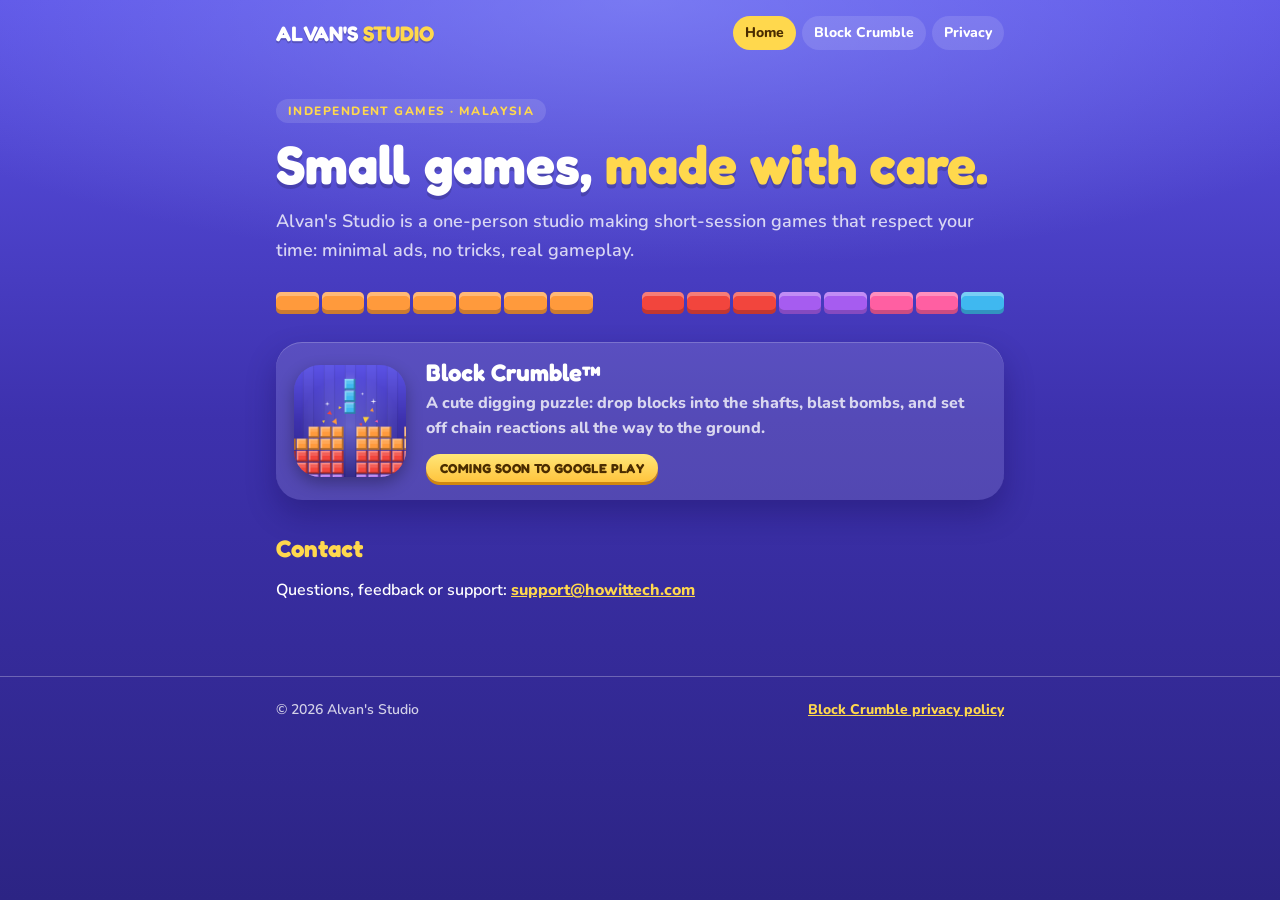
<file: index.html>
<!doctype html>
<html lang="en">
<head>
<meta charset="utf-8">
<meta name="viewport" content="width=device-width, initial-scale=1, viewport-fit=cover">
<title>Alvan's Studio</title>
<meta name="description" content="Alvan's Studio makes small, polished games. Home of Block Crumble.">
<link rel="icon" href="img/block-crumble-icon.png">
<link rel="preconnect" href="https://fonts.googleapis.com">
<link rel="preconnect" href="https://fonts.gstatic.com" crossorigin>
<link rel="stylesheet" href="https://fonts.googleapis.com/css2?family=Fredoka:wght@500;600;700&family=Nunito:wght@600;700;800&display=swap">
<link rel="stylesheet" href="style.css">
</head>
<body>
<header class="site"><div class="wrap">
  <a class="logo" href="./">ALVAN'S <span>STUDIO</span></a>
  <nav class="site" aria-label="Main"><a href="./" aria-current="page">Home</a><a href="block-crumble/">Block Crumble</a><a href="block-crumble/privacy/">Privacy</a></nav>
</div></header>

<main class="wrap">
  <p class="eyebrow">Independent games · Malaysia</p>
  <h1>Small games, <span class="hl">made with care.</span></h1>
  <p class="lead">Alvan's Studio is a one-person studio making short-session games that respect your time: minimal ads, no tricks, real gameplay.</p>

  <div class="strata" aria-hidden="true">
    <i style="--c:#ff9a3c"></i><i style="--c:#ff9a3c"></i><i style="--c:#ff9a3c"></i><i style="--c:#ff9a3c"></i><i style="--c:#ff9a3c"></i><i style="--c:#ff9a3c"></i><i style="--c:#ff9a3c"></i><i class="gap"></i><i style="--c:#f2453d"></i><i style="--c:#f2453d"></i><i style="--c:#f2453d"></i><i style="--c:#a65cf0"></i><i style="--c:#a65cf0"></i><i style="--c:#ff5fa2"></i><i style="--c:#ff5fa2"></i><i style="--c:#3fb8f0"></i>
  </div>

  <a class="game" href="block-crumble/">
    <img src="img/block-crumble-icon.png" alt="Block Crumble app icon" width="112" height="112">
    <div>
      <h2>Block Crumble™</h2>
      <p>A cute digging puzzle: drop blocks into the shafts, blast bombs, and set off chain reactions all the way to the ground.</p>
      <span class="tag">COMING SOON TO GOOGLE PLAY</span>
    </div>
  </a>

  <h2>Contact</h2>
  <p>Questions, feedback or support: <a href="mailto:support@howittech.com">support@howittech.com</a></p>
</main>

<footer class="site"><div class="wrap">
  <span>© 2026 Alvan's Studio</span>
  <a href="block-crumble/privacy/">Block Crumble privacy policy</a>
</div></footer>
</body>
</html>
</file>
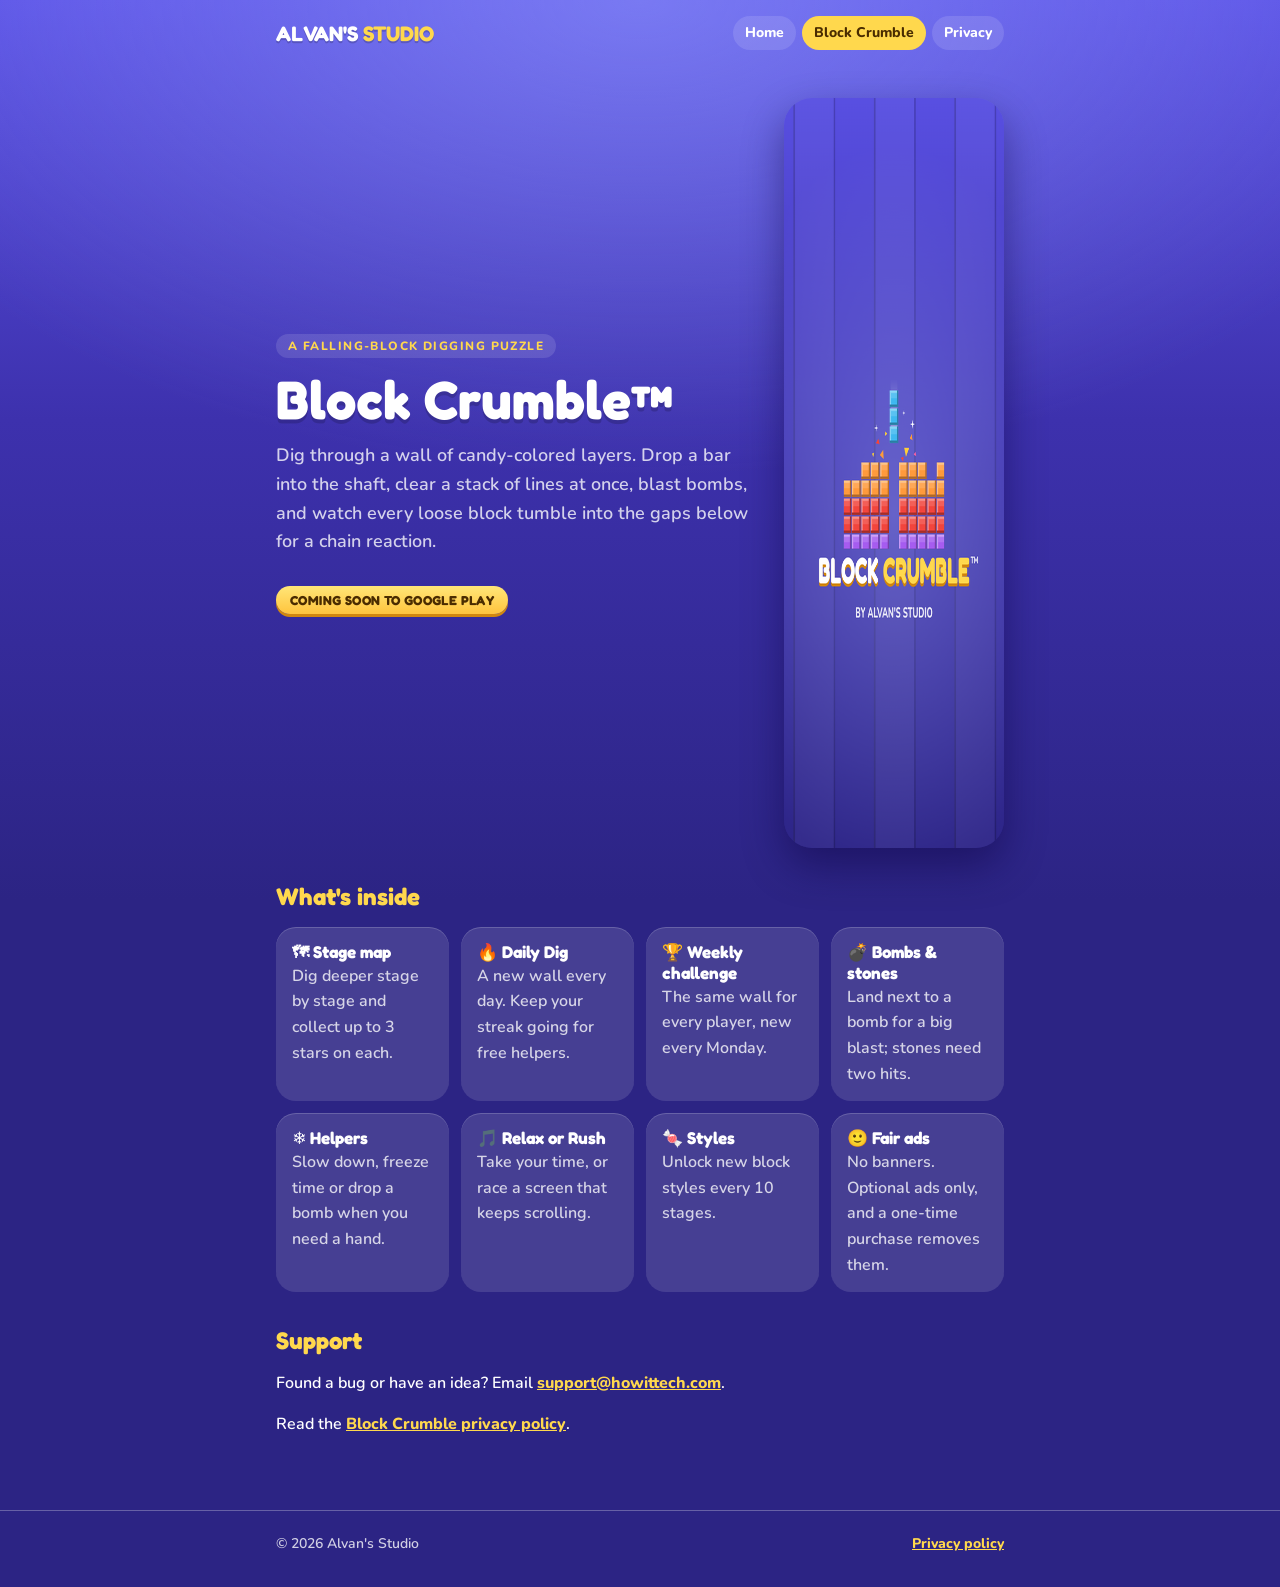
<file: block-crumble/index.html>
<!doctype html>
<html lang="en">
<head>
<meta charset="utf-8">
<meta name="viewport" content="width=device-width, initial-scale=1, viewport-fit=cover">
<title>Block Crumble</title>
<meta name="description" content="Block Crumble by Alvan's Studio: a falling-block digging puzzle with chain-reaction gravity.">
<link rel="icon" href="../img/block-crumble-icon.png">
<link rel="preconnect" href="https://fonts.googleapis.com">
<link rel="preconnect" href="https://fonts.gstatic.com" crossorigin>
<link rel="stylesheet" href="https://fonts.googleapis.com/css2?family=Fredoka:wght@500;600;700&family=Nunito:wght@600;700;800&display=swap">
<link rel="stylesheet" href="../style.css">
</head>
<body>
<header class="site"><div class="wrap">
  <a class="logo" href="../">ALVAN'S <span>STUDIO</span></a>
  <nav class="site" aria-label="Main"><a href="../">Home</a><a href="./" aria-current="page">Block Crumble</a><a href="privacy/">Privacy</a></nav>
</div></header>

<main class="wrap">
  <div class="hero">
    <div>
      <p class="eyebrow">A falling-block digging puzzle</p>
      <h1>Block Crumble™</h1>
      <p class="lead">Dig through a wall of candy-colored layers. Drop a bar into the shaft, clear a stack of lines at once, blast bombs, and watch every loose block tumble into the gaps below for a chain reaction.</p>
      <span class="tag">COMING SOON TO GOOGLE PLAY</span>
    </div>
    <img src="../img/block-crumble-splash.png" alt="Block Crumble title screen: a layered wall of orange, red and purple blocks with a blue bar dropping into a shaft" width="420" height="750">
  </div>

  <h2>What's inside</h2>
  <ul class="facts">
    <li><b><i>🗺</i>Stage map</b>Dig deeper stage by stage and collect up to 3 stars on each.</li>
    <li><b><i>🔥</i>Daily Dig</b>A new wall every day. Keep your streak going for free helpers.</li>
    <li><b><i>🏆</i>Weekly challenge</b>The same wall for every player, new every Monday.</li>
    <li><b><i>💣</i>Bombs &amp; stones</b>Land next to a bomb for a big blast; stones need two hits.</li>
    <li><b><i>❄️</i>Helpers</b>Slow down, freeze time or drop a bomb when you need a hand.</li>
    <li><b><i>🎵</i>Relax or Rush</b>Take your time, or race a screen that keeps scrolling.</li>
    <li><b><i>🍬</i>Styles</b>Unlock new block styles every 10 stages.</li>
    <li><b><i>🙂</i>Fair ads</b>No banners. Optional ads only, and a one-time purchase removes them.</li>
  </ul>

  <h2>Support</h2>
  <p>Found a bug or have an idea? Email <a href="mailto:support@howittech.com">support@howittech.com</a>.</p>
  <p>Read the <a href="privacy/">Block Crumble privacy policy</a>.</p>
</main>

<footer class="site"><div class="wrap">
  <span>© 2026 Alvan's Studio</span>
  <a href="privacy/">Privacy policy</a>
</div></footer>
</body>
</html>
</file>
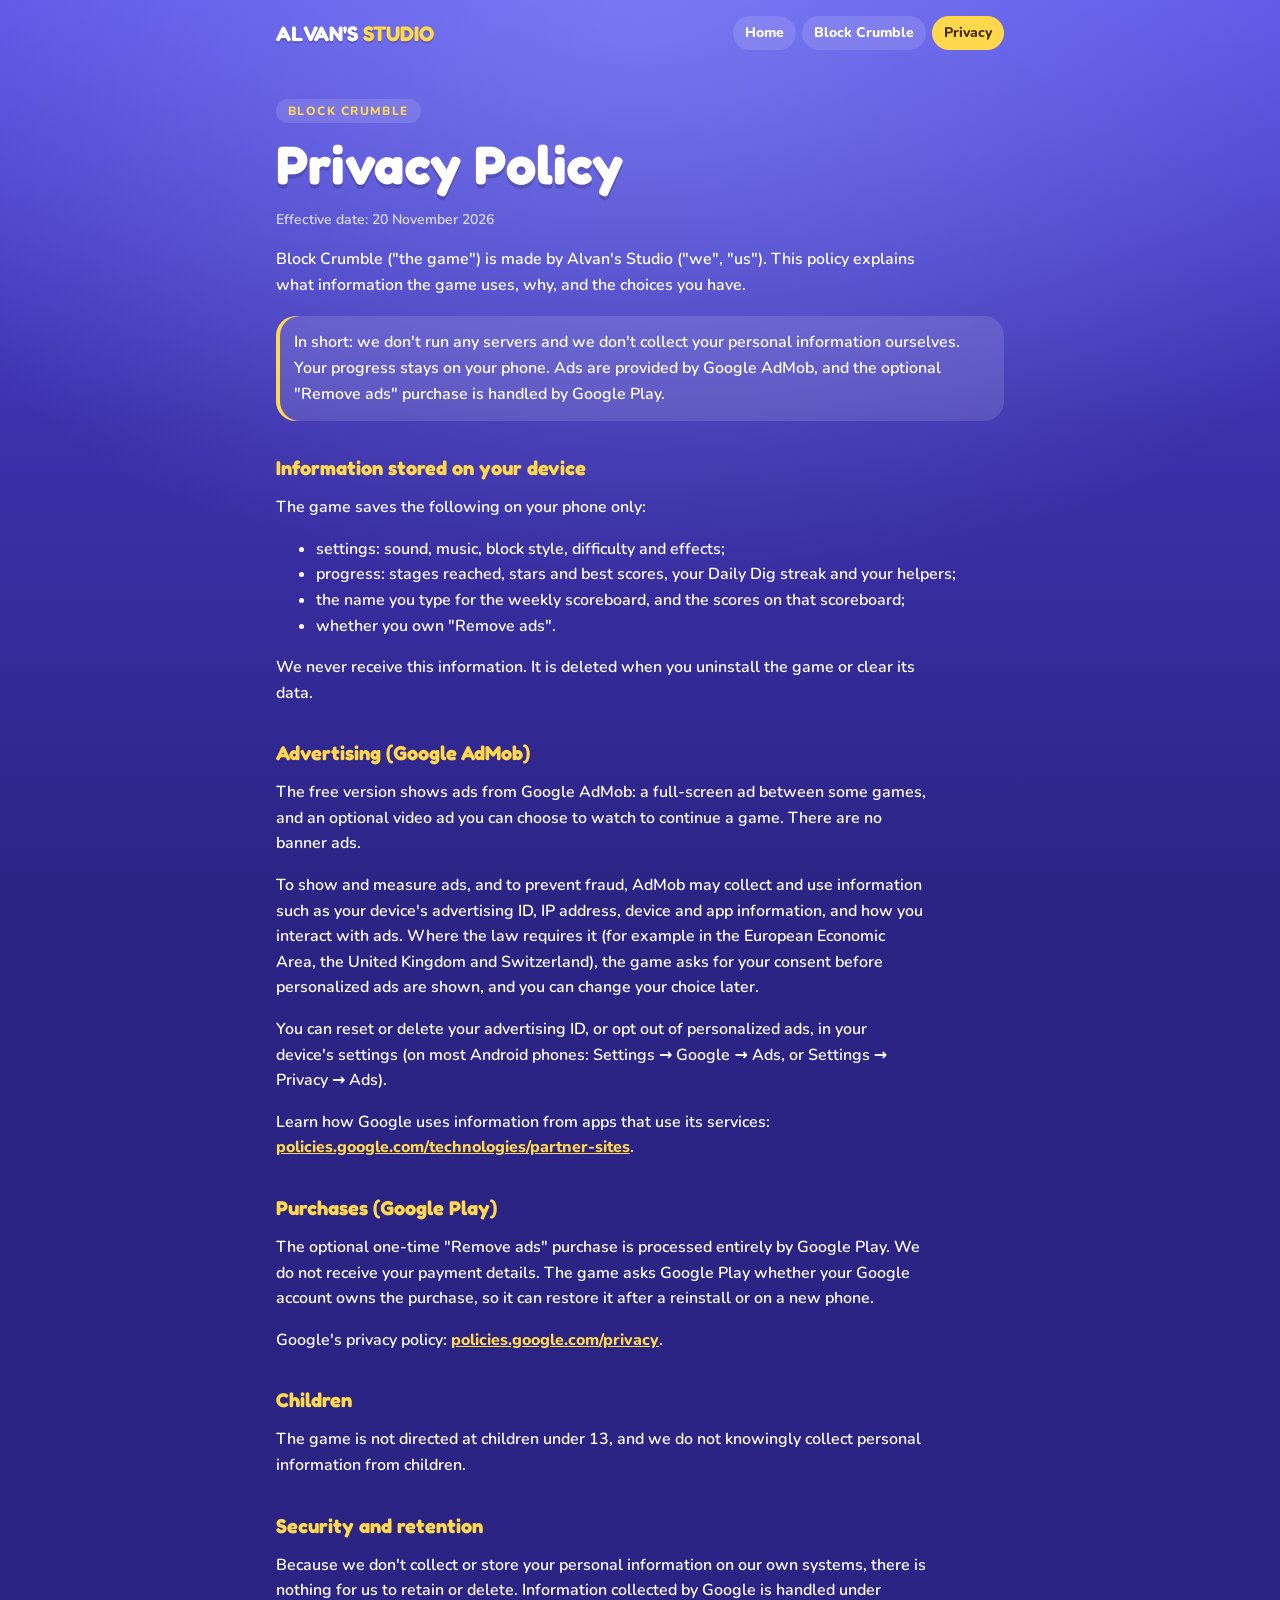
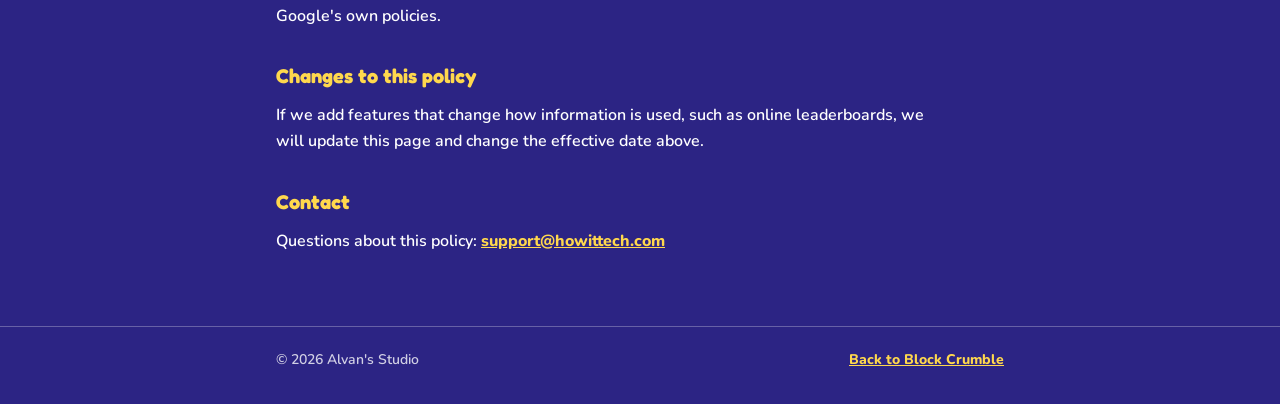
<file: block-crumble/privacy/index.html>
<!doctype html>
<html lang="en">
<head>
<meta charset="utf-8">
<meta name="viewport" content="width=device-width, initial-scale=1, viewport-fit=cover">
<title>Block Crumble Privacy Policy</title>
<meta name="description" content="How the Block Crumble game by Alvan's Studio handles information: on-device saves, Google AdMob ads and Google Play purchases.">
<link rel="icon" href="../../img/block-crumble-icon.png">
<link rel="preconnect" href="https://fonts.googleapis.com">
<link rel="preconnect" href="https://fonts.gstatic.com" crossorigin>
<link rel="stylesheet" href="https://fonts.googleapis.com/css2?family=Fredoka:wght@500;600;700&family=Nunito:wght@600;700;800&display=swap">
<link rel="stylesheet" href="../../style.css">
</head>
<body>
<header class="site"><div class="wrap">
  <a class="logo" href="../../">ALVAN'S <span>STUDIO</span></a>
  <nav class="site" aria-label="Main"><a href="../../">Home</a><a href="../">Block Crumble</a><a href="./" aria-current="page">Privacy</a></nav>
</div></header>

<main class="wrap policy">
  <p class="eyebrow">Block Crumble</p>
  <h1>Privacy Policy</h1>
  <p class="meta">Effective date: 20 November 2026</p>

  <p>Block Crumble ("the game") is made by Alvan's Studio ("we", "us"). This policy explains what information the game uses, why, and the choices you have.</p>

  <div class="callout">In short: we don't run any servers and we don't collect your personal information ourselves. Your progress stays on your phone. Ads are provided by Google AdMob, and the optional "Remove ads" purchase is handled by Google Play.</div>

  <h2>Information stored on your device</h2>
  <p>The game saves the following on your phone only:</p>
  <ul>
    <li>settings: sound, music, block style, difficulty and effects;</li>
    <li>progress: stages reached, stars and best scores, your Daily Dig streak and your helpers;</li>
    <li>the name you type for the weekly scoreboard, and the scores on that scoreboard;</li>
    <li>whether you own "Remove ads".</li>
  </ul>
  <p>We never receive this information. It is deleted when you uninstall the game or clear its data.</p>

  <h2>Advertising (Google AdMob)</h2>
  <p>The free version shows ads from Google AdMob: a full-screen ad between some games, and an optional video ad you can choose to watch to continue a game. There are no banner ads.</p>
  <p>To show and measure ads, and to prevent fraud, AdMob may collect and use information such as your device's advertising ID, IP address, device and app information, and how you interact with ads. Where the law requires it (for example in the European Economic Area, the United Kingdom and Switzerland), the game asks for your consent before personalized ads are shown, and you can change your choice later.</p>
  <p>You can reset or delete your advertising ID, or opt out of personalized ads, in your device's settings (on most Android phones: Settings → Google → Ads, or Settings → Privacy → Ads).</p>
  <p>Learn how Google uses information from apps that use its services: <a href="https://policies.google.com/technologies/partner-sites">policies.google.com/technologies/partner-sites</a>.</p>

  <h2>Purchases (Google Play)</h2>
  <p>The optional one-time "Remove ads" purchase is processed entirely by Google Play. We do not receive your payment details. The game asks Google Play whether your Google account owns the purchase, so it can restore it after a reinstall or on a new phone.</p>
  <p>Google's privacy policy: <a href="https://policies.google.com/privacy">policies.google.com/privacy</a>.</p>

  <h2>Children</h2>
  <p>The game is not directed at children under 13, and we do not knowingly collect personal information from children.</p>

  <h2>Security and retention</h2>
  <p>Because we don't collect or store your personal information on our own systems, there is nothing for us to retain or delete. Information collected by Google is handled under Google's own policies.</p>

  <h2>Changes to this policy</h2>
  <p>If we add features that change how information is used, such as online leaderboards, we will update this page and change the effective date above.</p>

  <h2>Contact</h2>
  <p>Questions about this policy: <a href="mailto:support@howittech.com">support@howittech.com</a></p>
</main>

<footer class="site"><div class="wrap">
  <span>© 2026 Alvan's Studio</span>
  <a href="../">Back to Block Crumble</a>
</div></footer>
</body>
</html>
</file>
<file: style.css>
/* Alvan's Studio: the same cute look as Block Crumble. Bright violet sky, frosted rounded cards,
   sunny yellow accents, rounded Fredoka/Nunito type. One bright theme by choice. */
:root {
  --sky-top: #5b52e6;
  --sky-mid: #3d31ad;
  --bg: #2c2484;
  --card: rgba(255,255,255,.12);
  --card-strong: rgba(255,255,255,.2);
  --line: rgba(255,255,255,.28);
  --fg: #ffffff;
  --muted: rgba(255,255,255,.78);
  --gold: #ffd84d;
  --gold-dark: #d1870f;
  --pink: #ff6a9c;
  --font-display: 'Fredoka', 'Nunito', system-ui, sans-serif;
  --font-body: 'Nunito', system-ui, sans-serif;
  color-scheme: dark;
}
*, *::before, *::after { box-sizing: border-box; }
html { background: var(--bg); }
body {
  margin: 0; min-height: 100vh; color: var(--fg); font: 600 16px/1.6 var(--font-body);
  background:
    radial-gradient(110% 50% at 50% 0%, rgba(150,160,255,.5) 0%, rgba(150,160,255,0) 60%),
    linear-gradient(180deg, var(--sky-top) 0%, var(--sky-mid) 420px, var(--bg) 900px) var(--bg);
}
a { color: var(--gold); font-weight: 800; }
a:focus-visible, button:focus-visible { outline: 3px solid var(--gold); outline-offset: 3px; border-radius: 6px; }
.wrap { max-width: 760px; margin: 0 auto; padding-left: max(16px, env(safe-area-inset-left, 0px)); padding-right: max(16px, env(safe-area-inset-right, 0px)); }

header.site { padding-block: 16px; }
header.site .wrap { display: flex; align-items: center; justify-content: space-between; gap: 16px; flex-wrap: wrap; }
.logo { font: 700 21px var(--font-display); color: var(--fg); text-decoration: none; text-shadow: 0 2px 0 rgba(0,0,0,.18); }
.logo span { color: var(--gold); }
nav.site { display: flex; gap: 6px; font-size: 14px; }
nav.site a { color: var(--fg); text-decoration: none; font-weight: 800; padding: 6px 12px; border-radius: 999px; background: var(--card); }
nav.site a:hover { background: var(--card-strong); }
nav.site a[aria-current="page"] { background: var(--gold); color: #4a2c00; }

main { padding-block: 32px 56px; }
h1, h2, h3 { font-family: var(--font-display); font-weight: 700; line-height: 1.1; text-wrap: balance; }
h1 { font-size: clamp(34px, 8vw, 54px); margin: 0 0 12px; text-shadow: 0 4px 0 rgba(0,0,0,.16); }
h1 .hl { color: var(--gold); }
h2 { font-size: 24px; margin: 36px 0 10px; color: var(--gold); }
h3 { font-size: 17px; margin: 22px 0 6px; }
p, li { max-width: 65ch; }
.lead { font-size: 18px; color: var(--muted); margin-top: 0; }
.eyebrow { display: inline-block; font: 800 12px var(--font-body); letter-spacing: .12em; text-transform: uppercase; margin: 0 0 12px; padding: 4px 12px; border-radius: 999px; background: var(--card); color: var(--gold); }

/* a strip of candy blocks: the studio's signature detail */
.strata { height: 22px; display: grid; grid-template-columns: repeat(16, 1fr); gap: 3px; margin-block: 28px; }
.strata i { display: block; border-radius: 5px; background: var(--c); box-shadow: inset 0 4px 0 rgba(255,255,255,.3), inset 0 -4px 0 rgba(0,0,0,.2); }
.strata i.gap { background: transparent; box-shadow: none; }

.game {
  display: grid; grid-template-columns: 112px minmax(0, 1fr); gap: 20px; align-items: center;
  background: var(--card); border-radius: 26px; padding: 18px; text-decoration: none; color: var(--fg);
  box-shadow: inset 0 1px 0 rgba(255,255,255,.2), 0 14px 30px rgba(15,5,70,.3);
  transition: transform .15s;
}
.game:hover { transform: translateY(-2px); background: var(--card-strong); }
.game img { width: 112px; height: 112px; border-radius: 26px; box-shadow: 0 6px 16px rgba(0,0,0,.3); }
.game h2 { margin: 0 0 4px; color: var(--fg); }
.game p { margin: 0; color: var(--muted); }
.tag {
  display: inline-block; font: 700 13px var(--font-display); letter-spacing: .03em; padding: 6px 14px; border-radius: 999px;
  background: linear-gradient(180deg, #ffe678, #ffc43d); color: #4a2c00; box-shadow: 0 3px 0 var(--gold-dark); margin-top: 12px;
}

.hero { display: grid; grid-template-columns: minmax(0, 1fr) 220px; gap: 32px; align-items: center; }
.hero img { width: 100%; border-radius: 28px; box-shadow: 0 18px 40px rgba(10,0,60,.45); }
.facts { display: grid; grid-template-columns: repeat(auto-fit, minmax(160px, 1fr)); gap: 12px; padding: 0; list-style: none; }
.facts li { background: var(--card); border-radius: 20px; padding: 14px 16px; box-shadow: inset 0 1px 0 rgba(255,255,255,.18); color: var(--muted); }
.facts b { display: block; font: 700 17px var(--font-display); color: var(--fg); margin-bottom: 2px; }
.facts b i { font-style: normal; margin-right: 4px; }

.policy h2 { font-size: 20px; }
.policy .meta { color: var(--muted); font-size: 14px; }
.callout { background: var(--card); border-radius: 20px; padding: 14px 18px; margin-block: 18px; box-shadow: inset 4px 0 0 var(--gold); }

footer.site { padding-block: 22px 32px; color: var(--muted); font-size: 14px; border-top: 1px solid var(--line); }
footer.site .wrap { display: flex; justify-content: space-between; gap: 12px; flex-wrap: wrap; }

@media (max-width: 560px) {
  .hero { grid-template-columns: 1fr; }
  .hero img { max-width: 230px; justify-self: center; }
  .game { grid-template-columns: 76px minmax(0, 1fr); gap: 14px; }
  .game img { width: 76px; height: 76px; border-radius: 18px; }
}
@media (prefers-reduced-motion: reduce) { .game { transition: none; } }
</file>
